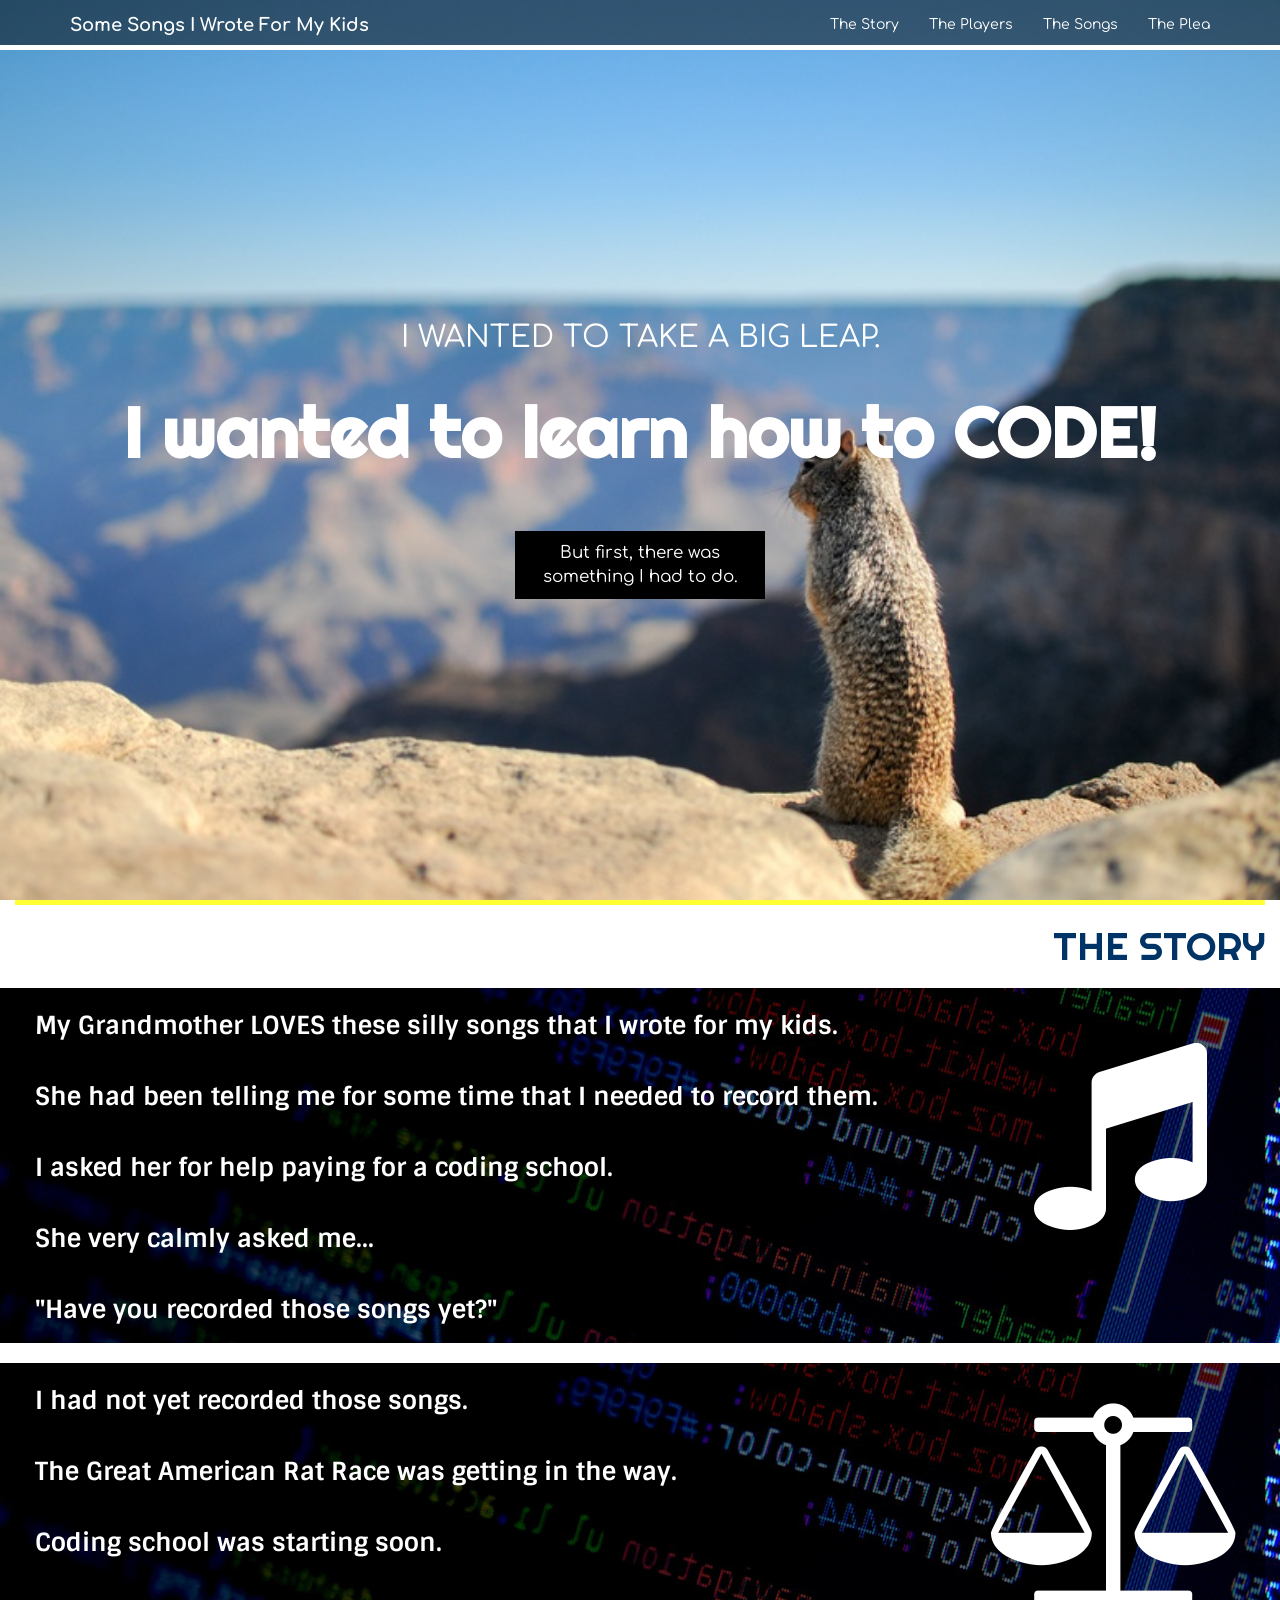
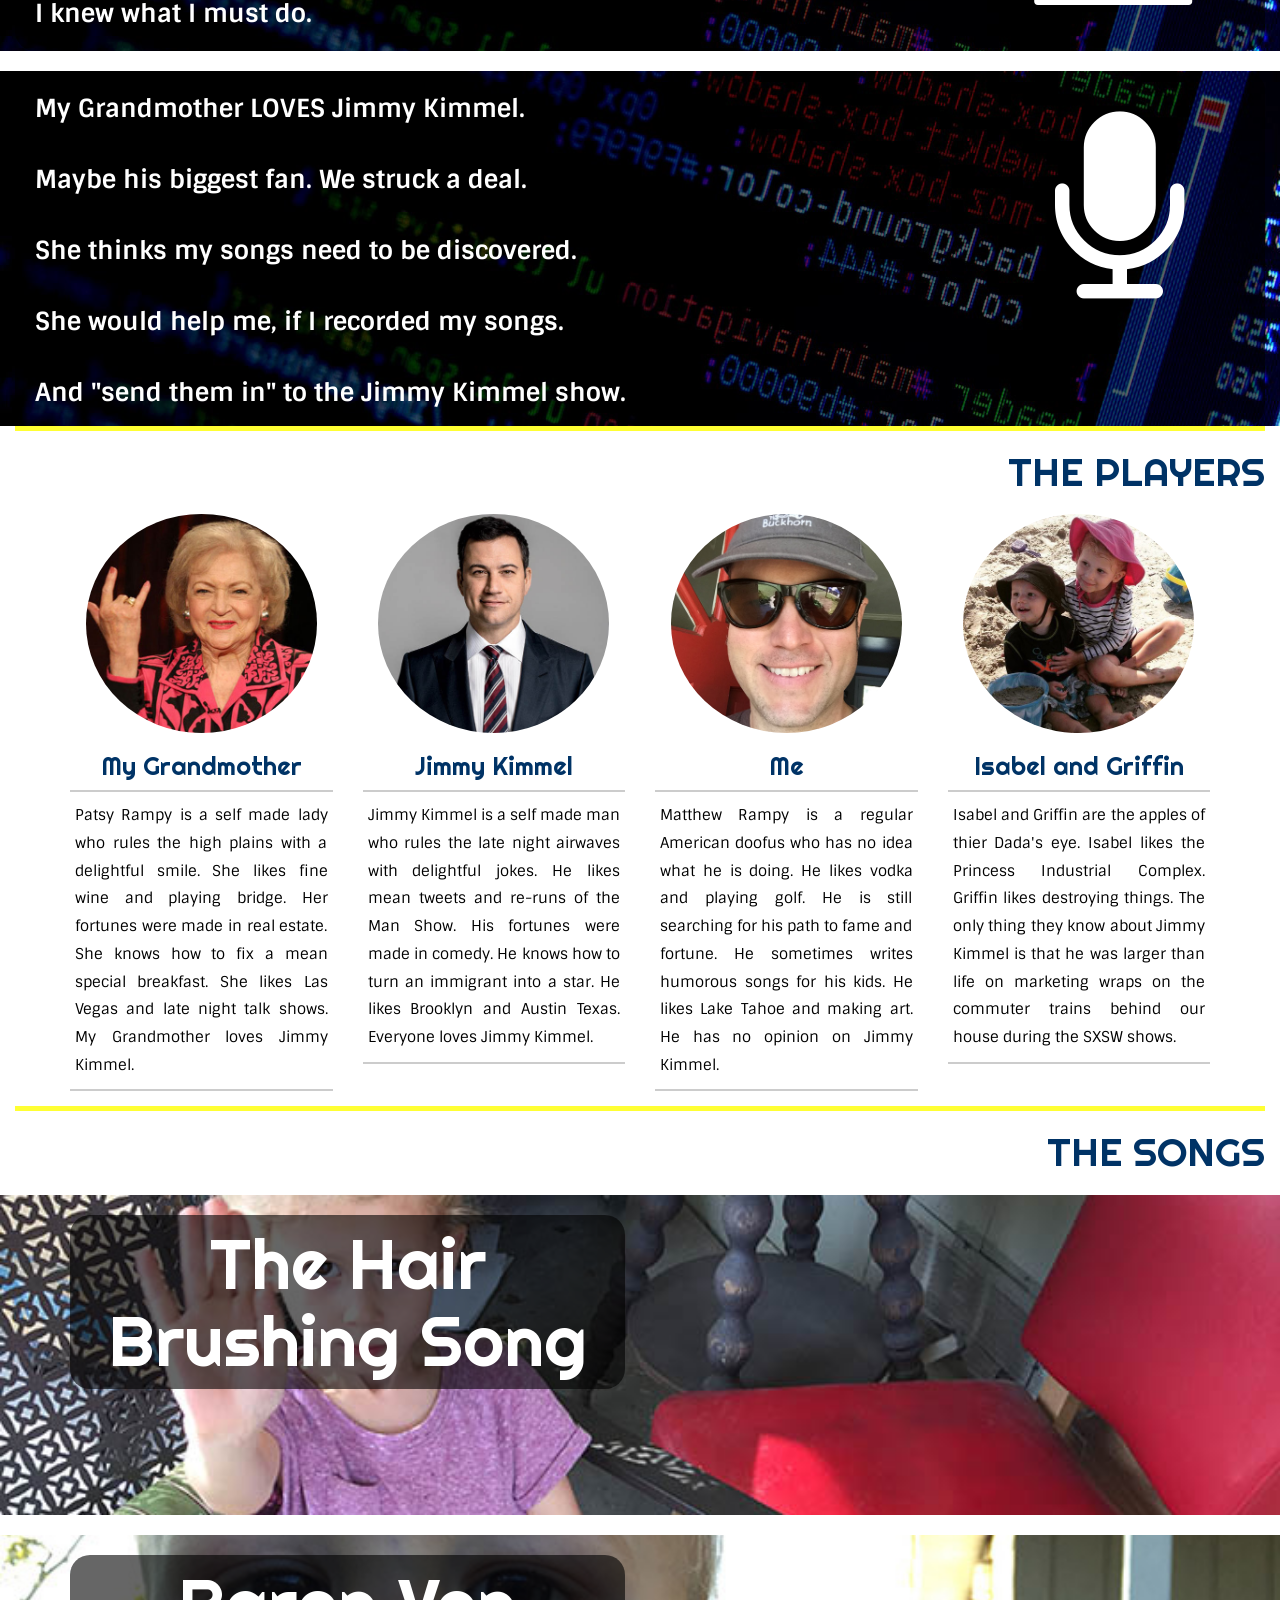
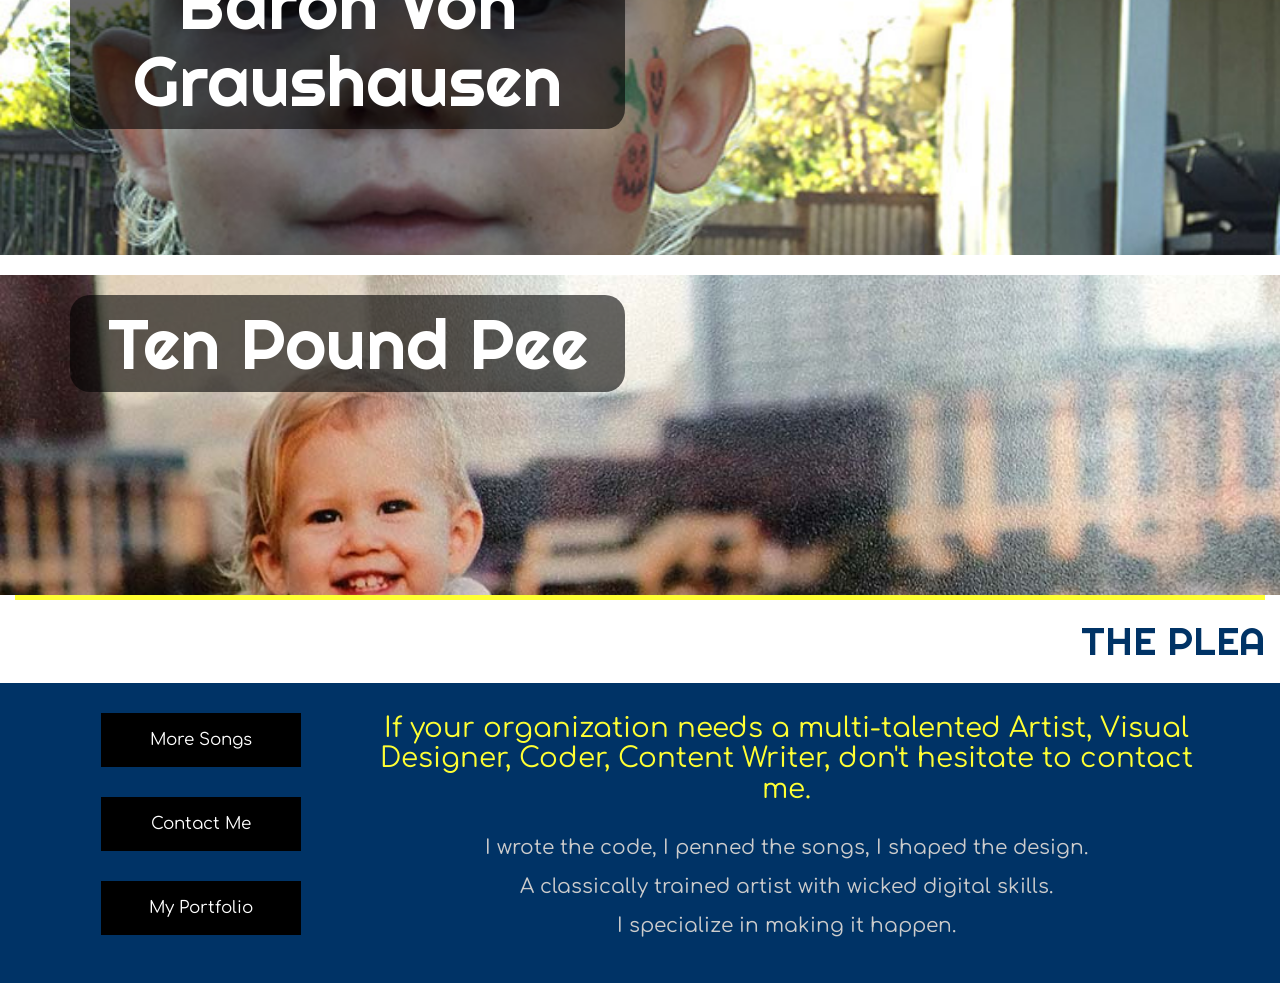
<file: index.html>
<!DOCTYPE html>
<html lang="en">

<head>
    <meta charset="utf-8">
    <meta http-equiv="X-UA-Compatible" content="IE=edge">
    <meta name="viewport" content="width=device-width, initial-scale=1">
    <!-- The above 3 meta tags *must* come first in the head; any other head content must come *after* these tags -->

    <title>Some Songs</title>

    <!-- Bootstrap -->
    <link rel="stylesheet" href="css/bootstrap.min.css">

    <!-- Animations -->
    <link rel="stylesheet" href="css/animate.css">

    <!-- Find your Google fonts and place here -->
    <link href='https://fonts.googleapis.com/css?family=Sintony:400,700|Righteous|Comfortaa:400,300,700' rel='stylesheet' type='text/css'>

    <!-- and a bit of Font Awesome -->
    <link rel="stylesheet" href="https://maxcdn.bootstrapcdn.com/font-awesome/4.4.0/css/font-awesome.min.css">

    <!-- My Own Stylesheet -->
    <link rel="stylesheet" href="css/somesongs-style.css">
</head>

<body>
    <nav class="navbar navbar-inverse navbar-fixed-top opaque-navbar" role="navigation">
        <div class="container">
            <div class="navbar-header">
                <button type="button" class="navbar-toggle collapsed" data-toggle="collapse" data-target="#example-navbar-collapse">
                    <span class="sr-only">Toggle navigation</span>
                    <span class="icon-bar"></span>
                    <span class="icon-bar"></span>
                    <span class="icon-bar"></span>
                </button>
                <a class="navbar-brand brand" href="#">Some Songs I Wrote For My Kids</a>
            </div>

            <!-- Collect the nav links for toggling -->
            <div class="collapse navbar-collapse" id="example-navbar-collapse">
                <ul class="nav navbar-nav navbar-right" id="nav_target">
                    <li>
                        <a href="#story">The Story</a>
                    </li>
                    <li>
                        <a href="#players">The Players</a>
                    </li>
                    <li>
                        <a href="#songs">The Songs</a>
                    </li>
                    <li>
                        <a href="#plea">The Plea</a>
                    </li>
                </ul>
            </div>
            <!-- /.navbar-collapse -->
        </div>
        <!-- /.container -->
    </nav>

    <!-- /.The JUMBOTRON section be here mateys -->

    <section id="jumbo" class="container-fluid">
        <div>
            <h2>I WANTED TO TAKE A BIG LEAP.</h2>
            <h1>I wanted to learn how to CODE!</h1>
            <button class="hidden-xs">But first, there was something I had to do.</button>
        </div>
    </section>

    <!-- /.The STORY section is a bit boring -->

    <div class="container-fluid" id="story">
        <section class="titlesrt animated">
            <h3>THE STORY</h3>
        </section>
    </div>

    <div class="container coding">
        <div class="overlay">
            <div class="row">
                <div class="col-md-9 col-lg-9 col-sm-12 col-xs-12 thestory">
                    <p>My Grandmother LOVES these silly songs that I wrote for my kids.</p>
                    <p>She had been telling me for some time that I needed to record them.</p>
                    <p>I asked her for help paying for a coding school.</p>
                    <p>She very calmly asked me...</p>
                    <p>"Have you recorded those songs yet?"</p>
                </div>
                <div class="col-md-3 col-lg-3  col-sm-12 col-xs-12 text-center thestory">
                    <div class="icon"><i class="fa fa-music"></i></div>
                </div>
            </div>
        </div>
    </div>

    <div class="space" id="story"></div>

    <div class="container coding">
        <div class="overlay">
            <div class="row">
                <div class="col-md-9 col-lg-9 col-sm-12 col-xs-12 thestory">
                    <p>I had not yet recorded those songs.</p>
                    <p>The Great American Rat Race was getting in the way.</p>
                    <p>Coding school was starting soon.</p>
                    <p>I knew what I must do.</p>
                </div>
                <div class="col-md-3 col-lg-3 col-sm-12 col-xs-12 text-center thestory">
                    <div class="icon"><i class="fa fa-balance-scale"></i>
                    </div>
                </div>
            </div>
        </div>
    </div>

    <div class="space"></div>

    <div class="container coding">
        <div class="overlay">
            <div class="row">
                <div class="col-md-9 col-lg-9 col-sm-12 col-xs-12 thestory">
                    <p>My Grandmother LOVES Jimmy Kimmel.</p>
                    <p>Maybe his biggest fan. We struck a deal.</p>
                    <p>She thinks my songs need to be discovered.</p>
                    <p>She would help me, if I recorded my songs.</p>
                    <p>And "send them in" to the Jimmy Kimmel show.</p>
                </div>
                <div class="col-md-3 col-lg-3 col-sm-12 col-xs-12 text-center thestory">
                    <div class="icon text-center"><i class="fa fa-microphone"></i>
                    </div>
                </div>
            </div>
        </div>
    </div>
    
    <!-- Who are the main PLAYERS in this story -->

    <div class="container-fluid" id="players">
        <section class="titlesrt2 animated">
            <h3>THE PLAYERS</h3>
        </section>
    </div>

    <div class="container-fluid">
        <div class="container">
            <div class="row">
                <div class="col-lg-3 col-md-3 col-sm-6 col-xs-12 text-center theplayers"><img src="img/BettyWhite1.jpg" class="img-circle">
                    <h4>My Grandmother</h4>
                    <p>Patsy Rampy is a self made lady who rules the high plains with a delightful smile. She likes fine wine and playing bridge. Her fortunes were made in real estate. She knows how to fix a mean special breakfast. She likes Las Vegas and late night talk shows. My Grandmother loves Jimmy Kimmel.</p>
                </div>
                <div class="col-lg-3 col-md-3 col-sm-6 col-xs-12 text-center theplayers"><img src="img/JimmyKimmel3.jpg" class="img-circle">
                    <h4>Jimmy Kimmel</h4>
                    <p>Jimmy Kimmel is a self made man who rules the late night airwaves with delightful jokes. He likes mean tweets and re-runs of the Man Show. His fortunes were made in comedy. He knows how to turn an immigrant into a star. He likes Brooklyn and Austin Texas. Everyone loves Jimmy Kimmel.</p>
                </div>
                <div class="col-lg-3 col-md-3 col-sm-6 col-xs-12 text-center theplayers"><img src="img/me2.jpg.JPG" class="img-circle">
                    <h4>Me</h4>
                    <p>Matthew Rampy is a regular American doofus who has no idea what he is doing. He likes vodka and playing golf. He is still searching for his path to fame and fortune. He sometimes writes humorous songs for his kids. He likes Lake Tahoe and making art. He has no opinion on Jimmy Kimmel.</p>
                </div>
                <div class="col-lg-3 col-md-3 col-sm-6 col-xs-12 text-center theplayers"><img src="img/isabel_griffin.jpg" class="img-circle">
                    <h4>Isabel and Griffin</h4>
                    <p>Isabel and Griffin are the apples of thier Dada's eye. Isabel likes the Princess Industrial Complex. Griffin likes destroying things. The only thing they know about Jimmy Kimmel is that he was larger than life on marketing wraps on the commuter trains behind our house during the SXSW shows.</p>
                </div>
            </div>
        </div>
    </div>
    
    <!-- THE SONGS -->

    <div class="container-fluid" id="songs">
        <section class="titlesrt3 animated">
            <h3>THE SONGS</h3>
        </section>
    </div>

    <div class="container-fluid songs1">
        <div class="container">
            <div class="row">
                <div class="col-md-6 hidden-xs text-center lyrics">
                    <div class="overlay">
                        <div>
                            <h3>The Hair Brushing Song</h3>
                        </div>
                    </div>
                </div>
                <div class="col-md-6 col-sm-12 text-center video lyrics">
                    <iframe width="560" height="315" src="https://www.youtube.com/embed/aIuDd5IBapI?rel=0" frameborder="0" allowfullscreen></iframe>
                    <h4 class="visible-xs lyrics">The Hair Brushing Song</h4>
                </div>
            </div>
        </div>
    </div>

    <div class="space"></div>

    <div class="container-fluid songs2">
        <div class="container">
            <div class="row">
                <div class="col-md-6 hidden-xs text-center lyrics">
                    <div class="overlay">
                        <div>
                            <h3>Baron Von Graushausen</h3>
                        </div>
                    </div>
                </div>
                <div class="col-md-6 col-sm-12 text-center video lyrics">
                    <iframe width="560" height="315" src="https://www.youtube.com/embed/EYPtPWDIjzE?rel=0" frameborder="0" allowfullscreen></iframe>
                    <h4 class="visible-xs">Baron Von Graushausen</h4>
                </div>
            </div>
        </div>
    </div>

    <div class="space"></div>

    <div class="container-fluid songs3">
        <div class="container">
            <div class="row">
                <div class="col-md-6 hidden-xs text-center lyrics">
                    <div class="overlay">
                        <div>
                            <h3>Ten Pound Pee</h3>
                        </div>
                    </div>
                </div>
                <div class="col-md-6 col-sm-12 text-center video lyrics">
                    <iframe width="560" height="315" src="https://www.youtube.com/embed/Ozu52J2fFM4?rel=0" frameborder="0" allowfullscreen></iframe>
                    <h4 class="visible-xs">Ten Pound Pee</h4>
                </div>
            </div>
        </div>
    </div>
    
    <!-- Just some final thoughts -->

    <div class="container-fluid" id="plea">
        <section class="titlesrt4 animated">
            <h3>THE PLEA</h3>
        </section>
    </div>

    <div class="container-fluid footy">
        <div class="container">
            <div class="row" id="footywords">
                <div class="col-md-3 col-sm-3 col-xs-12 text-center">
                    <button class="finalbuttons">More Songs</button>
                    <button class="finalbuttons">Contact Me</button>
                    <button class="finalbuttons">My Portfolio</button>
                </div>
                <div class="col-md-9 col-sm-9 col-xs-12 text-center lastwords">
                    <h3>If your organization needs a multi-talented Artist, Visual Designer, Coder, Content Writer, don't hesitate to contact me.</h3>
                    <p>I wrote the code, I penned the songs, I shaped the design.</p>
                    <p>A classically trained artist with wicked digital skills.</p>
                    <p>I specialize in making it happen.</p>
                </div>
            </div>
        </div>
    </div>


 <script src="js/jquery-1.11.3.min.js"></script>
    <!-- Include all compiled plugins (below), or include individual files as needed -->
    <script src="js/bootstrap.min.js"></script>
    <script src="js/my-animation-scroll.js"></script>
</body>

</html>
</file>
<file: css/somesongs-style.css>
html, body {
    height: 100%;
    font-family: sans-serif;
}

.navbar {
    background-color: transparent;
    background: transparent;
    border-bottom: 3px solid #fff;
    font-family: "Comfortaa";
    font-weight: 700;  
    color: #fff;
}

.opaque-navbar {
    background-color: rgba(0,0,0,0.5);
  /* Transparent = rgba(0,0,0,0) / Translucent = (0,0,0,0.5)  */
    height: 50px;
    border-bottom: 5px solid #fff;
    transition: background-color .5s ease 0s;
}

.opaque-navbar.opaque {
    background-color: black;
    height: 50px;
    transition: background-color .5s ease 0s;
}

ul.dropdown-menu {
    background-color: black;
}

.navbar-inverse .navbar-brand {
    color: #fff;
}

.navbar-inverse .navbar-nav >li>a {
    font-family: "Comfortaa";
    font-weight: 400;
    color: #fff;
    padding-bottom: 15px;
}

.navbar-inverse .navbar-nav >li>a:hover {
    font-family: "Comfortaa";
    font-weight: 400;
    color: #ffff33;
    padding-bottom: 15px;
}

/*Jumbotron section*/
    
    
#jumbo {
    background: url('../img/valley.jpg');
    background-position: center;
    background-repeat: no-repeat;
    background-size: cover;
    height: 100%;
    text-align: center;
    display: table;
    width: 100%;
}

#jumbo > div {
    display: table-cell;
    vertical-align: middle;
}
    

#jumbo h2 {
    padding: 0 0 20px;
    font-family: "Comfortaa", serif;
    font-weight: 400;
    color: #fff;
}

#jumbo h1 {
    padding: 0 0 50px;
    font-size: 5em;
    font-family: "Righteous";
    font-weight: 700;
    color: #fff;
}

#jumbo button {
    padding: 10px 20px;
    background-color: #000;
    font-size: 1.2em;
    font-family: "Comfortaa";
    font-weight: 400;
    color: #fff;
    width: 20%;
    border-style: none;
}

#jumbo button:hover {
    padding: 10px 20px;
    background-color: #ccc;
    font-size: 1.2em;
    font-family: "Comfortaa";
    font-weight: 400;
    color: #000;
    width: 20%;
    border-style: none;
}

/*Let's Style Those Titles*/

.titlesrt, .titlesrt2, .titlesrt3, .titlesrt4 {
    text-align: right;
    padding-bottom: 10px;
    border-top: 5px solid #ffff33;
}

.titlesrt h3, .titlesrt2 h3, .titlesrt3 h3, .titlesrt4 h3 {
    font-family: "Righteous";
    font-size: 2.8em; 
    font-weight: 400;
    color: #003366;
}

/*Media Queries*/
/*phone*/
@media (max-width: 768px) {
    #jumbo h1 {
    font-size: 3em;
    font-weight: 700;
    color: #fff;
    }
        
    #jumbo h2 {
    font-size: 1.5em;
}
    #jumbo button {
        font-size: 1em;
        width: 15%;
    }
    
    .theplayers img {
    width: 50%;
}
    
    iframe {
    padding: 10px 0 10px;
    width: 95%
}
    
    li {
        background-color: #000;
    }
}

/*tablet*/
@media (min-width: 769px) and (max-width: 992px) {
    
     .opaque-navbar {
    background-color: black;
    height: 60px;
    transition: background-color .5s ease 0s;
}
    
    #jumbo h1 {
    font-size: 4em;
    font-weight: 700;
    color: #fff;
}
    
    .theplayers img {
    width: 50%;
}
    
}

/*STORY section*/

.overlay {
  content: " ";
  z-index: 1;
  display: block;
  height: inherit;
  width: 100%;
  top: 0;
  left: 0;
  right: 0;
  background: rgba(0, 0, 0, 0.6);
  border-radius: 20px;
}

.coding {
    background: url('../img/css_code2.jpg');
    background-position: center;
    background-repeat: no-repeat;
    background-size: cover;
    display: table;
    width: 100%;
}

.thestory {
    font-size: 1.8em;
    font-family: "Sintony";
    font-weight: 700;
    color: #fff;
    margin: 0 auto;
}

.thestory p {
    padding: 20px 0 5px 20px;
}

.icon {
    text-align: center;
    font-size: 8em;
}

.space {
    height: 20px;
    background-color: #fff;
}

/*THE PLAYERS section*/

.theplayers img {
    width: 88%;
}

.theplayers h4 {
    font-family: "Righteous";
    font-size: 1.8em;
    color: #003366;
    padding-top: 10px;
}
        
.theplayers p {
    font-family: "Sintony", sans-serif;
    font-size: 1.1em;
    color: #000;
    line-height: 180%;
    padding: 10px 5px;
    max-width: 280px;
    text-align: justify;
    margin: 0 auto;
    margin-bottom: 15px;
    border-top: 2px solid #ccc;
    border-bottom: 2px solid #ccc;
}

/*THE SONGS section*/

.songs1 {
    background: url('../img/isabel_woah.jpg');
    background-position: center;
    background-repeat: no-repeat;
    background-size: cover;
    display: table;
    width: 100%;
}

.lyrics {
    color: #fff;
}

.lyrics h3 {
    font-family: "Righteous";
    padding: 10px 0 10px;
    font-size: 5em;
}

.lyrics h4 {
    font-family: "Righteous";
    padding: 10px 0 20px;
    font-size: 3em;
}


.songs2 {
    background: url('../img/the_baron.jpg');
    background-position: center;
    background-repeat: no-repeat;
    background-size: cover;
    display: table;
    width: 100%;
}

.songs3 {
    background: url('../img/isabel_skyline.jpg');
    background-position: center;
    background-repeat: no-repeat;
    background-size: cover;
    display: table;
    width: 100%;
}

iframe {
    padding: 10px 0 10px;
}

/*Finally the Footer section*/

.footy {
    background-color: #003366;
    min-height: 300px;
    text-align: center;
    color: #fff;
    font-family: "Comfortaa";
    font-weight: 700;
}

#footywords > div {
    display: table-cell;
    vertical-align: middle;
}

.finalbuttons {
    padding: 15px 20px;
    background-color: #000;
    font-size: 1.2em;
    font-family: "Comfortaa";
    font-weight: 400;
    color: #fff;
    border-style: none;
    margin: 0 auto;
    margin-top: 30px;
    width: 200px;
}

.finalbuttons:hover {
    padding: 15px 20px;
    background-color: #ccc;
    font-size: 1.2em;
    font-family: "Comfortaa";
    font-weight: 400;
    color: #000;
    border-style: none;
    margin: 0 auto;
    margin-top: 30px;
    width: 200px;
}

.lastwords {
    font-family: "Sintony";
    font-size: 1.8em;
}

.lastwords h3 {
    font-size: 1.1em;
    font-family: "Comfortaa";
    font-weight: 400;
    color: #ffff33;
    padding: 10px 0 20px;
} 

.lastwords p {
    font-size: .8em;
    font-family: "Comfortaa";
    font-weight: 400;
    color: #ccc;
}
</file>
